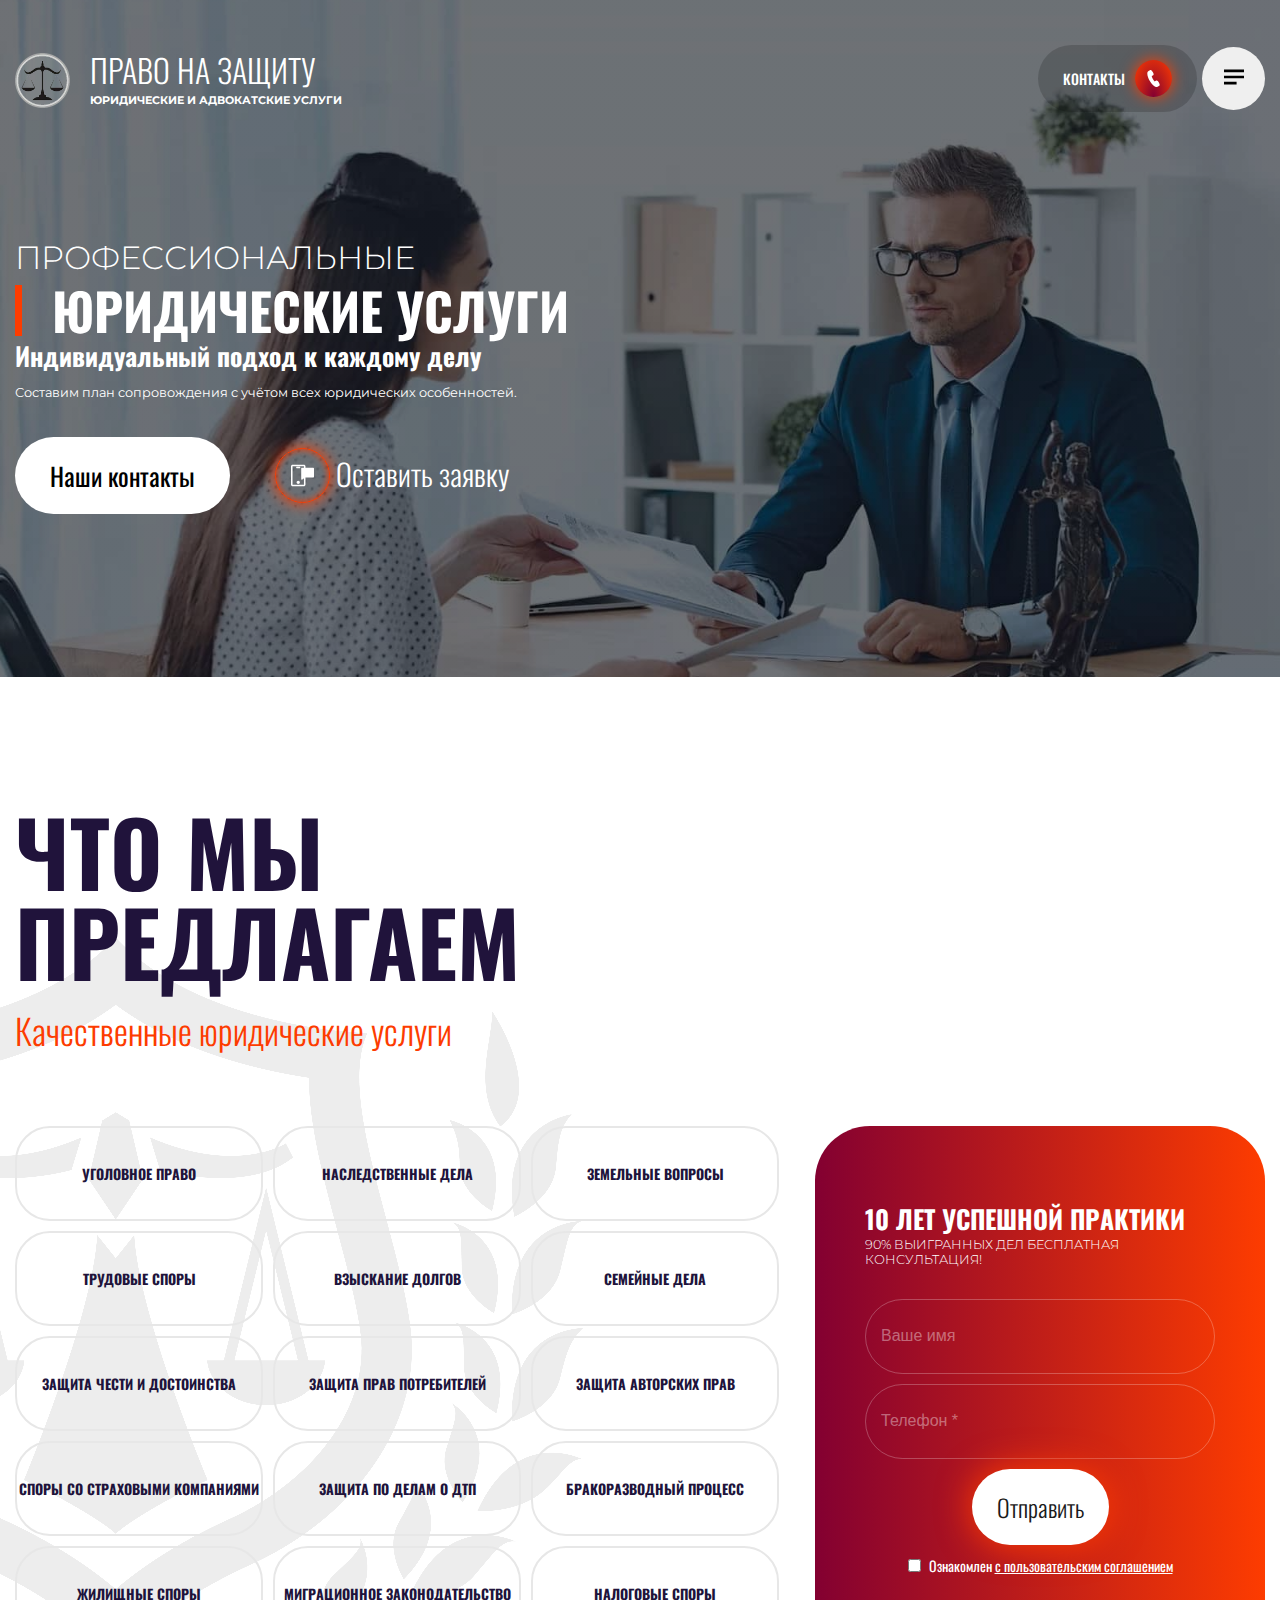
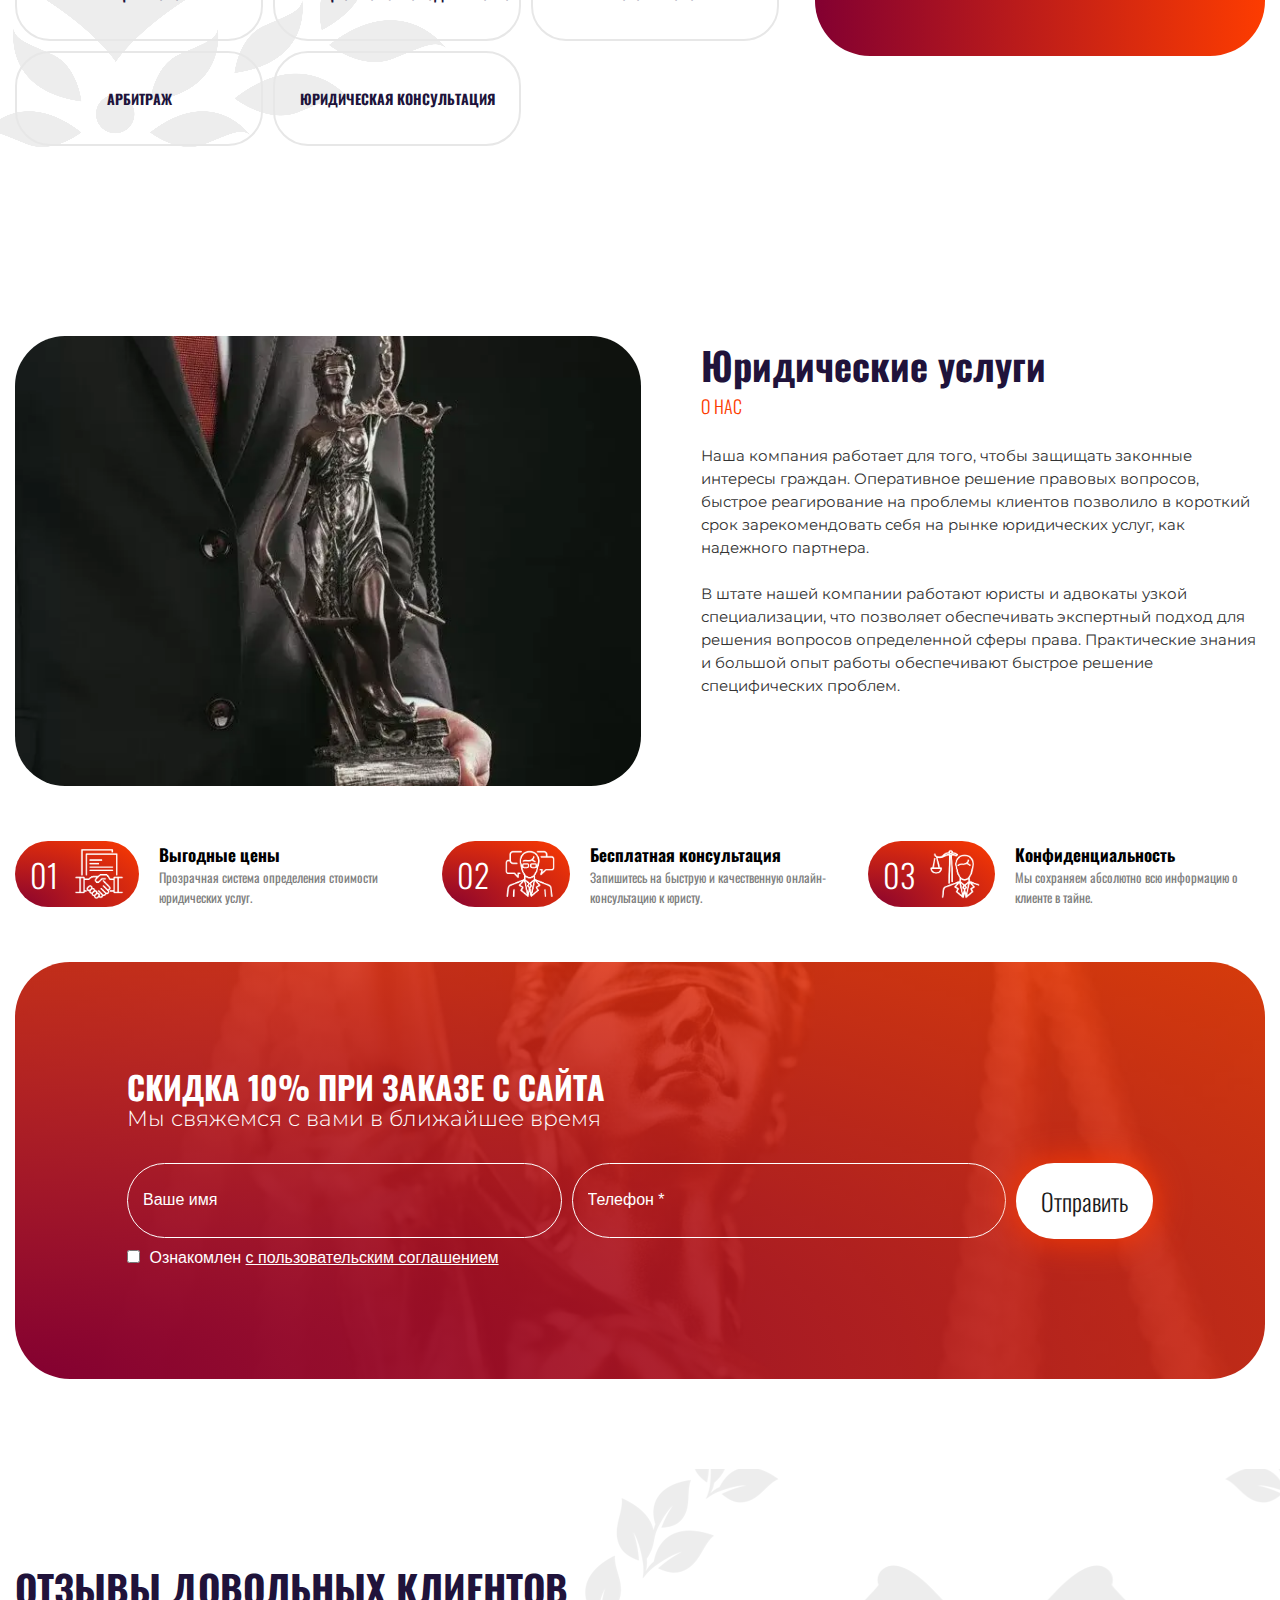
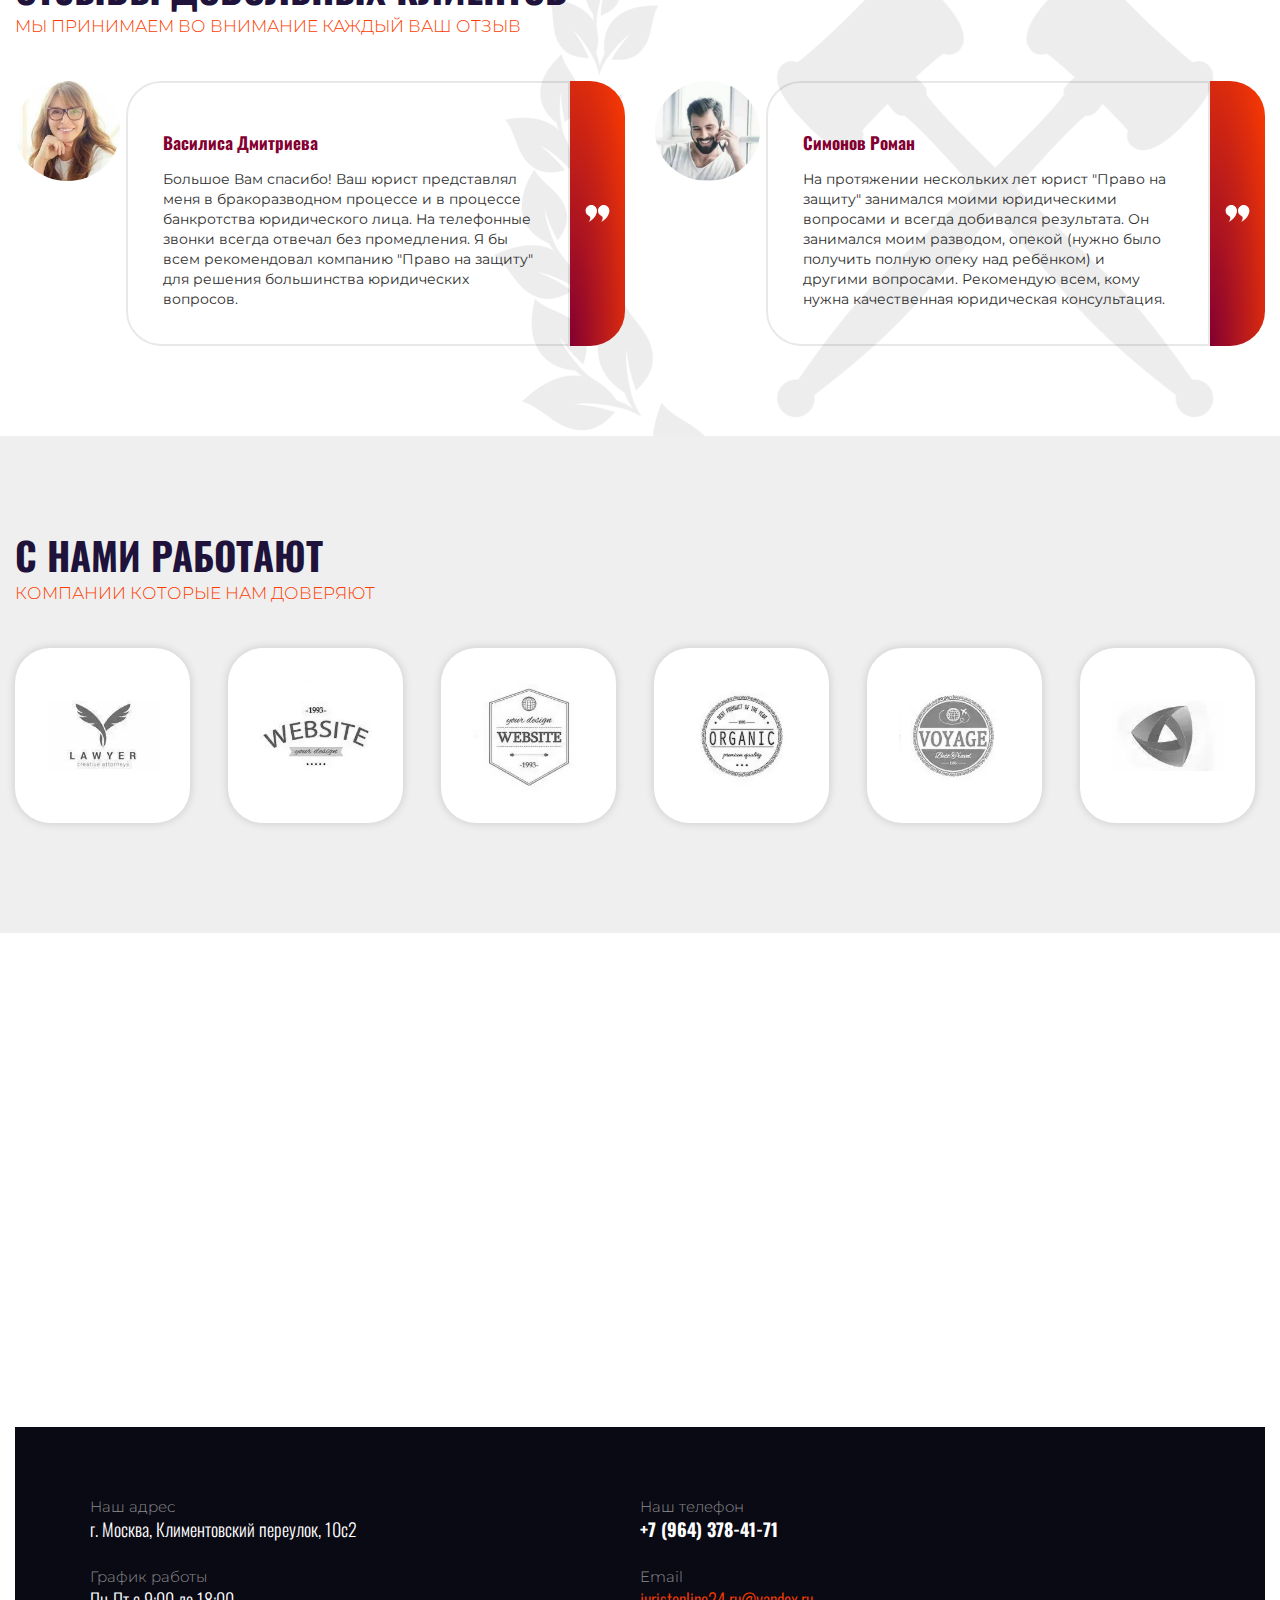
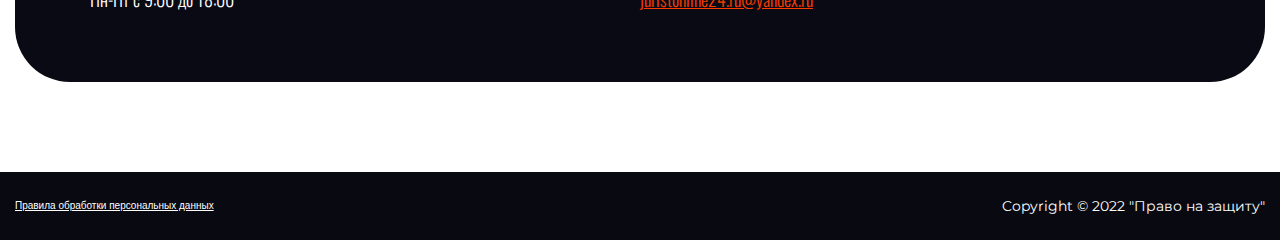
<file: index.html>
<!DOCTYPE html>
<html lang="ru">
<head>
    <meta charset="UTF-8">
    <meta http-equiv="X-UA-Compatible" content="IE=edge">
    <meta name="viewport" content="width=device-width, initial-scale=1.0">
    <link rel="stylesheet" href="style.min.css">
    <link rel="icon" type="image/x-icon" href="favicon.ico">
    <title>Адвокат</title>
    <!-- <meta name="description" content="Предлагаем качественные юридические услуги для физ. и юр. лиц. в Москве"> -->
    <!-- <title>Юридические услуги в Москве</title> -->
</head>
    <body>
        <div class="wrapper">
            <div class="wrapper-img">
                <header>
                    <div class="header container">
                        <div class="header__nav">
                            <a href="https://noisekov.github.io/lawyers/">
                                <div class="header__nav-block">
                                    <picture class="header__nav-logo">
                                        <source type="image/webp" width="55" height="55" alt="logo" srcset="img/logo.webp">
                                        <source type="image/img" width="55" height="55" alt="logo" srcset="img/logo.png">
                                        <img src="img/logo.png" alt="logo">
                                    </picture>
                                    <div class="header__nav-text">
                                        <p class="header__nav-title">
                                            Право на защиту 
                                        </p>
                                        <p class="header__nav-subtitle">
                                            Юридические и адвокатские услуги
                                        </p>
                                    </div>
                                </div>
                            </a>
                            <div class="header-nav__btn-close">
                                <svg class="header-nav__btn-close-position" xmlns="http://www.w3.org/2000/svg" fill="rgb(87, 87, 87)" width="20" height="20" viewBox="0 0 12000 12000" shape-rendering="geometricPrecision" text-rendering="geometricPrecision" image-rendering="optimizeQuality" fill-rule="evenodd" clip-rule="evenodd" data-prefix="i8an525to">
                                    <path d="M9403 1682L6025 5060 2618 1653c-272-272-718-272-991 0-272 272-272 718 0 991l3345 3345-3366 3366c-272 273-272 719 0 991 273 272 719 272 991 0l3407-3407 3378 3378c273 272 719 272 991 0 272-273 272-719 0-991L7057 6010l3337-3337c272-272 272-718 0-991-272-272-718-272-991 0z" class="path-ijhn6ng34"></path>
                                </svg>
                            </div>
                            <ul class="header__nav-burger-menu burger__list">
                                <li class="burger__item"><a class="burger__link" href="https://noisekov.github.io/lawyers/">Главная</a></li>
                                <li class="burger__item"><a class="burger__link" href="#">Вопрос-ответ</a></li>
                                <li>
                                    <button class="burger__item--btn" href="#">Услуги
                                        <span class="burger__item-down js-list-hidden"></span>
                                    </button>
                                    <ul class="burger-services__menu">
                                        <li class="burger-services__item">
                                            <a class="burger-services__link"  href="page/criminal-law.html">Уголовное право</a>
                                        </li>
                                        <li class="burger-services__item">
                                            <a class="burger-services__link" href="#">Наследственные дела</a>
                                        </li>
                                        <li class="burger-services__item">
                                            <a class="burger-services__link" href="#">Земельные вопросы</a>
                                        </li>
                                        <li class="burger-services__item">
                                            <a class="burger-services__link" href="#">Трудовые споры</a>
                                        </li>
                                        <li class="burger-services__item">
                                            <a class="burger-services__link" href="#">Взыскание долгов</a>
                                        </li>
                                        <li class="burger-services__item">
                                            <a class="burger-services__link" href="#">Семейные дела</a>
                                        </li>
                                        <li class="burger-services__item">
                                            <a class="burger-services__link" href="#">Защита чести и достоинства</a>
                                        </li>
                                        <li class="burger-services__item">
                                            <a class="burger-services__link" href="#">Защита прав потребителей</a>
                                        </li>
                                        <li class="burger-services__item">
                                            <a class="burger-services__link" href="#">Защита авторских прав</a>
                                        </li>
                                        <li class="burger-services__item">
                                            <a class="burger-services__link" href="#">Споры со страховыми компаниями</a>
                                        </li>
                                        <li class="burger-services__item">
                                            <a class="burger-services__link" href="#">Защита по делам о ДТП</a>
                                        </li>
                                        <li class="burger-services__item">
                                            <a class="burger-services__link" href="#">Бракоразводный процесс</a>
                                        </li>
                                        <li class="burger-services__item">
                                            <a class="burger-services__link" href="#">Жилищные споры</a></li>
                                        <li class="burger-services__item">
                                            <a class="burger-services__link" href="#">Миграционное законодательство</a></li>
                                        <li class="burger-services__item">
                                            <a class="burger-services__link" href="#">Налоговые споры</a></li>
                                        <li class="burger-services__item">
                                            <a class="burger-services__link" href="#">Арбитраж</a></li>
                                        <li class="burger-services__item">
                                            <a class="burger-services__link" href="#">Юридическая консультация</a></li>
                                    </ul>
                                </li>
                                <li class="burger__item"><a class="burger__link" href="#">Контакты</a></li>
                            </ul>
                            <div class="header__nav-contain">
                                <button type="button" class="header__nav-contacts">
                                    <span>Контакты</span> 
                                    <span class="contacts-tel">
                                        <svg rule="img" aria-label="Позвонить" fill="#ffffff" xmlns="http://www.w3.org/2000/svg" width="17" height="17" viewBox="0 0 64.01 87.89" shape-rendering="geometricPrecision" text-rendering="geometricPrecision" image-rendering="optimizeQuality" fill-rule="evenodd" clip-rule="evenodd" data-prefix="ivovl55er">
                                            <path d="M28.32 28.64c-1.67 1.04-3.78 2.11-5.29 2.8.07 3.65 2.44 9.54 5.63 15.07l.05.1c3.21 5.56 7.15 10.61 10.29 12.51 1.35-.96 3.34-2.26 5.08-3.19 1.55-.82 3.05-1.38 4.15-1.33 1.9-.18 3.89.78 5.79 2.45 2.26 2 4.53 5.12 6.31 8.41 1.79 3.3 3.13 6.81 3.54 9.6.35 2.3.07 4.25-1.03 5.51-.13.15-.29.27-.46.38l-9.37 5.41c-8.58 4.94-20.09-2.58-30.2-14.87-3.78-4.61-7.39-9.87-10.57-15.37-3.17-5.5-5.93-11.26-8.03-16.84-5.59-14.9-6.34-28.63 2.23-33.58L15.77.31c.18-.1.38-.18.6-.23 1.64-.33 3.47.4 5.29 1.86 2.21 1.75 4.58 4.66 6.54 7.85 1.95 3.19 3.51 6.71 4.11 9.68.5 2.49.34 4.68-.76 6.24-.51.98-1.74 2-3.23 2.93z" fill-rule="nonzero" class="path-iv7it6tbc"></path>
                                        </svg>
                                    </span>
                                    <div class="contacts__wrapper">
                                        <div class="contacts">
                                            <p>Звоните прямо сейчас:</p>
                                            <a class="contacts-phone" href="tel:89643784171">+7 (964) 378-41-71</a>
                                            <p>с 9:00 до 19:00 без выходных</p>
                                            <p>Россия, 115035, г. Москва, Климентовский переулок, 10с2</p>
                                            <a class="contacts-email" href="mailto:juristonline24.ru@yandex.ru">juristonline24.ru@yandex.ru</a>
                                        </div>
                                    </div>
                                </button>
                                <div class="header__nav-burger">
                                    <button class="header__nav-burger-btn" type="button" aria-label="burger">
                                        <svg xmlns="http://www.w3.org/2000/svg" width="20" height="20" viewBox="0 0 406.76 300.95" shape-rendering="geometricPrecision" text-rendering="geometricPrecision" image-rendering="optimizeQuality" fill-rule="evenodd" clip-rule="evenodd" data-prefix="i5712pxvv">
                                            <path d="M0 0h406.76v53.76H0V0zm0 247.2h256.07v53.75H0V247.2zm0-123.6h406.76v53.76H0V123.6z" class="path-is0il0b86"></path>
                                        </svg>
                                    </button>
                                </div>
                            </div>
                        </div>
                    </div>
                </header>
                <section class="container">
                    <div class="header__title">
                        <p class="header__prof">Профессиональные</p> 
                        <h1>Юридические услуги</h1>
                        <p class="header__individual">Индивидуальный подход к каждому делу</p> 
                        <p class="header__plan">Составим план сопровождения с учётом всех юридических особенностей.</p>
                        <div class="header__btn-block">
                            <button class="header__btn-block-contact button" type="button">Наши контакты</button>
                            <button class="header__btn-block-request" type="button">
                                <span area-label="icon">
                                    <svg xmlns="http://www.w3.org/2000/svg" fill="#ffffff" width="23" height="23" viewBox="0 0 126.95 119.95" shape-rendering="geometricPrecision" text-rendering="geometricPrecision" image-rendering="optimizeQuality" fill-rule="evenodd" clip-rule="evenodd" data-prefix="izj3tuzax">
                                        <path d="M76.39 110.48V68.32H74.9v42.16c0 .61-.12 1.19-.34 1.72a4.588 4.588 0 0 1-2.42 2.42c-.54.22-1.12.34-1.72.34H9.47c-.6 0-1.18-.12-1.72-.34a4.73 4.73 0 0 1-1.45-.97c-.41-.42-.74-.91-.97-1.46-.22-.53-.34-1.11-.34-1.71V9.47c0-.6.12-1.18.35-1.71.22-.55.55-1.05.96-1.46a4.561 4.561 0 0 1 3.17-1.31h60.95c.59 0 1.17.13 1.71.35.56.22 1.06.56 1.46.96l.01.02a4.459 4.459 0 0 1 1.3 3.15v9.56h1.49V9.47c0-.81-.16-1.57-.45-2.27a5.98 5.98 0 0 0-1.31-1.95c-.55-.55-1.21-1-1.95-1.31-.69-.28-1.46-.45-2.26-.45H9.47c-.81 0-1.57.17-2.27.45-.73.31-1.4.76-1.96 1.32-.54.55-.99 1.22-1.3 1.94-.29.7-.45 1.47-.45 2.27v101.01c0 .81.16 1.58.46 2.28.3.73.75 1.38 1.3 1.94.56.55 1.22 1 1.95 1.31.69.29 1.46.45 2.27.45h60.95c.81 0 1.58-.16 2.28-.45.72-.31 1.39-.76 1.94-1.31.55-.56 1-1.22 1.3-1.95.29-.69.45-1.46.45-2.27zm3.5-43.91v43.91c0 1.27-.26 2.49-.73 3.61a9.514 9.514 0 0 1-2.05 3.06c-.89.88-1.93 1.59-3.08 2.07-1.12.47-2.34.73-3.61.73H9.47c-1.27 0-2.49-.26-3.61-.73a9.514 9.514 0 0 1-3.06-2.05 9.602 9.602 0 0 1-2.07-3.08 9.311 9.311 0 0 1-.73-3.61V9.47c0-1.27.26-2.48.72-3.6.48-1.15 1.19-2.2 2.06-3.07.89-.88 1.93-1.59 3.09-2.07C6.98.26 8.2 0 9.47 0h60.95c1.27 0 2.49.26 3.6.73a9.45 9.45 0 0 1 3.07 2.05c.88.89 1.59 1.94 2.07 3.08.47 1.12.73 2.34.73 3.61v13.05h-8.48V9.47c0-.14-.02-.27-.07-.37-.05-.12-.12-.23-.21-.33-.1-.09-.21-.17-.32-.21a.937.937 0 0 0-.39-.07H9.47c-.15 0-.28.02-.4.07-.11.04-.22.12-.3.2-.09.09-.17.2-.22.32-.04.11-.07.24-.07.39v101.01c0 .16.03.29.07.39.05.12.12.22.21.31s.2.17.33.22c.11.05.24.07.38.07h60.95a.92.92 0 0 0 .68-.27l.02-.02c.09-.09.16-.2.22-.32.04-.11.07-.24.07-.38V64.83h8.48v1.74zm-1.75 0v43.91c0 2.11-.87 4.05-2.27 5.44a7.64 7.64 0 0 1-5.45 2.28H9.47c-2.12 0-4.04-.86-5.45-2.27a7.714 7.714 0 0 1-2.27-5.45V9.47c0-2.11.87-4.04 2.26-5.45 1.42-1.4 3.34-2.27 5.46-2.27h60.95c2.12 0 4.04.87 5.44 2.27 1.41 1.41 2.28 3.34 2.28 5.45v11.31h-4.98V9.47c0-.76-.31-1.44-.8-1.93-.5-.5-1.18-.8-1.94-.8H9.47a2.711 2.711 0 0 0-2.73 2.73v101.01a2.728 2.728 0 0 0 2.73 2.74h60.95c.76 0 1.44-.31 1.93-.8.5-.5.81-1.18.81-1.94V66.57h4.98zM61.29 79.13l11.55-11.81h49.87c.21 0 .4-.08.53-.22.13-.13.22-.32.22-.53V20.78c0-.21-.08-.4-.22-.53a.794.794 0 0 0-.53-.22H60.63c-.2 0-.39.09-.53.22-.13.14-.22.33-.22.53v57.96c0 .21.09.4.22.53.14.13.33.22.53.22.12 0 .23-.03.32-.07.1-.04.19-.11.25-.19l.09-.1zm13-8.32l-10.5 10.75c-.38.43-.85.78-1.37 1.02-.54.26-1.15.4-1.79.4-1.16 0-2.23-.47-2.99-1.24a4.233 4.233 0 0 1-1.25-3V20.78c0-1.17.48-2.23 1.25-3a4.26 4.26 0 0 1 2.99-1.24h62.08a4.25 4.25 0 0 1 4.24 4.24v45.79c0 1.18-.48 2.23-1.24 3-.77.77-1.83 1.24-3 1.24H74.29zM72 66.06L61.38 76.92V21.53h60.58v44.29l-49.43.01c-.12.01-.22.03-.3.06-.08.03-.15.08-.22.15l-.01.02zm1.57 3.01L62.54 80.35c-.46.54-1.14.89-1.91.89-1.37 0-2.49-1.13-2.49-2.5V20.78c0-1.37 1.12-2.49 2.49-2.49h62.08c1.37 0 2.49 1.12 2.49 2.49v45.79c0 1.38-1.12 2.5-2.49 2.5H73.57zm-10.44 3.57l7.62-7.8c.48-.5 1.13-.75 1.78-.75l47.68-.01v-40.8H63.13v49.36zm-31.1-55.88c.13.13.32.22.53.22h14.77c.21 0 .4-.09.53-.22.13-.14.22-.33.22-.53 0-.21-.09-.4-.22-.53a.756.756 0 0 0-.53-.22H32.56a.8.8 0 0 0-.54.22c-.13.14-.21.32-.21.53 0 .2.08.39.22.53zm.53 3.71c-1.17 0-2.23-.48-3-1.24a4.242 4.242 0 0 1-1.24-3c0-1.17.47-2.23 1.24-2.99.77-.77 1.83-1.25 3-1.25h14.77c1.16 0 2.22.48 2.99 1.24.77.77 1.25 1.83 1.25 3 0 1.16-.48 2.23-1.24 3-.78.76-1.84 1.24-3 1.24H32.56zm0-1.75c-1.38 0-2.5-1.12-2.5-2.49s1.12-2.49 2.5-2.49h14.77a2.49 2.49 0 0 1 0 4.98H32.56zm7.38 69.93c2.53 0 4.83 1.02 6.48 2.68a9.137 9.137 0 0 1 2.69 6.49c0 2.53-1.02 4.83-2.69 6.48a9.12 9.12 0 0 1-6.48 2.69c-2.53 0-4.82-1.03-6.48-2.69a9.12 9.12 0 0 1-2.69-6.48c0-2.53 1.03-4.82 2.69-6.49a9.129 9.129 0 0 1 6.48-2.68zm2.26 3.69c.74.31 1.4.75 1.94 1.29.53.53.97 1.19 1.28 1.92a5.93 5.93 0 0 1 0 4.53 5.99 5.99 0 0 1-3.21 3.22 5.93 5.93 0 0 1-4.53 0c-.73-.3-1.38-.75-1.92-1.29l-.02-.01c-.54-.54-.97-1.2-1.27-1.93a5.867 5.867 0 0 1 0-4.51c.3-.74.74-1.39 1.28-1.93.54-.55 1.2-.98 1.92-1.28.71-.3 1.48-.46 2.27-.46s1.56.16 2.26.45zm-2.26 1.3c-2.31 0-4.18 1.86-4.18 4.18 0 12.23 16.4-4.18 4.18-4.18z" fill-rule="nonzero" class="path-ie1dlfrw2"></path>
                                    </svg>
                                </span>
                                Оставить заявку
                            </button>
                        </div>
                    </div>
                </section>
            </div>
            <main>
                <section class="main">
                    <div class="container">
                        <div class="main__wrapper">
                            <div class="main__title-wrapper">
                                <h2 class="main__title">Что мы предлагаем</h2>
                            </div>
                            <p class="main__subtitle">Качественные юридические услуги</p>
                            <div class="main__block">
                                <div class="main__block-btn">
                                    <div class="main-btn__container">
                                        <a href="page/criminal-law.html" class="main-btn">Уголовное право</a>
                                    </div>
                                    <div class="main-btn__container">
                                        <a href="https://noisekov.github.io/lawyers/" class="main-btn">Наследственные дела</a>
                                    </div>
                                    <div class="main-btn__container">
                                        <a href="https://noisekov.github.io/lawyers/" class="main-btn">Земельные вопросы</a>
                                    </div>
                                    <div class="main-btn__container">
                                        <a href="https://noisekov.github.io/lawyers/" class="main-btn">Трудовые споры</a>
                                    </div>
                                    <div class="main-btn__container">
                                        <a href="https://noisekov.github.io/lawyers/" class="main-btn">Взыскание долгов</a>
                                    </div>
                                    <div class="main-btn__container">
                                        <a href="https://noisekov.github.io/lawyers/" class="main-btn">Семейные дела</a>
                                    </div>
                                    <div class="main-btn__container">
                                        <a href="https://noisekov.github.io/lawyers/" class="main-btn">Защита чести и достоинства</a>
                                    </div>
                                    <div class="main-btn__container">
                                        <a href="https://noisekov.github.io/lawyers/" class="main-btn">Защита прав потребителей</a>
                                    </div>
                                    <div class="main-btn__container">
                                        <a href="https://noisekov.github.io/lawyers/" class="main-btn">Защита авторских прав</a>
                                    </div>
                                    <div class="main-btn__container">
                                        <a href="https://noisekov.github.io/lawyers/" class="main-btn">Споры со страховыми компаниями</a>
                                    </div>
                                    <div class="main-btn__container">
                                        <a href="https://noisekov.github.io/lawyers/" class="main-btn">Защита по делам о дтп</a>
                                    </div>
                                    <div class="main-btn__container">
                                        <a href="https://noisekov.github.io/lawyers/" class="main-btn">Бракоразводный процесс</a>
                                    </div>
                                    <div class="main-btn__container">
                                        <a href="https://noisekov.github.io/lawyers/" class="main-btn">Жилищные споры</a>
                                    </div>
                                    <div class="main-btn__container">
                                        <a href="https://noisekov.github.io/lawyers/" class="main-btn">Миграционное законодательство</a>
                                    </div>
                                    <div class="main-btn__container">
                                        <a href="https://noisekov.github.io/lawyers/" class="main-btn">Налоговые споры</a>
                                    </div>
                                    <div class="main-btn__container">
                                        <a href="https://noisekov.github.io/lawyers/" class="main-btn">Арбитраж</a>
                                    </div>
                                    <div class="main-btn__container">
                                        <a href="https://noisekov.github.io/lawyers/" class="main-btn">Юридическая консультация</a>
                                    </div>
                                    </div>
                                <div class="main__block-form">
                                    <div class="main-form">
                                        <p class="main-form__title">10 ЛЕТ УСПЕШНОЙ ПРАКТИКИ</p>
                                        <p class="main-form__subtitle">90% ВЫИГРАННЫХ ДЕЛ БЕСПЛАТНАЯ КОНСУЛЬТАЦИЯ!</p>
                                        <form action="/" method="POST">
                                            <input class="main-form__name" type="text" placeholder="Ваше имя" required>
                                            <input class="main-form__tel tel" type="tel" placeholder="Телефон *" required>
                                            <button type="submit" value="Отправить">Отправить</button>
                                            <label for="main-form__checkbox" class="main-form__checkbox">
                                                <input id="main-form__checkbox" type="checkbox" required>
                                                    Ознакомлен 
                                                    <a href="https://noisekov.github.io/lawyers/" class="main-form__checkbox-link">с пользовательским соглашением</a>
                                            </label>
                                        </form>
                                    </div>
                                </div>
                            </div>
                        </div>
                    </div>
                </section>
                <section class="about-us">
                    <div class="container">
                        <div class="about-us__wrapper">
                            <div class="abous-us__block">
                                <div class="about-us__img">
                                    <picture>
                                        <source type="image/webp" width="534px" alt="Статуя" height="450px" srcset="img/statuette.webp">
                                        <source type="image/img" width="534px" alt="Статуя" height="450px" srcset="img/statuette.jpg">
                                        <img src="img/statuette.jpg" alt="Статуя">
                                      </picture>
                                </div>
                                <div class="abous-us__content">
                                    <h2 class="abouts-us__title">Юридические услуги</h2>
                                    <p class="abouts-us__subtitle">О нас</p>
                                    <p class="abouts-us__text">
                                        Наша компания работает для того, чтобы защищать законные интересы граждан. Оперативное решение правовых вопросов, быстрое реагирование на проблемы клиентов позволило в короткий срок зарекомендовать себя на рынке юридических услуг, как надежного партнера. 
                                        <br>
                                        <br>
                                        В штате нашей компании работают юристы и адвокаты узкой специализации, что позволяет обеспечивать экспертный подход для решения вопросов определенной сферы права. Практические знания и большой опыт работы обеспечивают быстрое решение специфических проблем.</p>
                                </div>
                            </div>
                            <div class="benifits">
                                <div class="benifits__block">
                                    <div class="benifits__img">
                                        <span>01</span>
                                        <img src="img/hands.png" width="50" height="50" alt="Договоренность">
                                    </div>
                                    <div class="benifits__content">
                                        <p class="benifits__title">
                                            Выгодные цены
                                        </p>
                                        <p class="benifits__subtitle">
                                            Прозрачная система определения стоимости юридических услуг.
                                        </p>
                                    </div>
                                </div>
                                <div class="benifits__block">
                                    <div class="benifits__img">
                                        <span>02</span>
                                        <img src="img/person.png" width="50" height="50" alt="Договоренность">
                                    </div>
                                    <div class="benifits__content">
                                        <p class="benifits__title">
                                            Бесплатная консультация
                                        </p>
                                        <p class="benifits__subtitle">
                                            Запишитесь на быструю и качественную онлайн-консультацию к юристу.
                                        </p>
                                    </div>
                                </div>
                                <div class="benifits__block">
                                    <div class="benifits__img">
                                        <span>03</span>
                                        <img src="img/security.png" width="50" height="50" alt="Договоренность">
                                    </div>
                                    <div class="benifits__content">
                                        <p class="benifits__title">
                                            Конфиденциальность
                                        </p>
                                        <p class="benifits__subtitle">
                                            Мы сохраняем абсолютно всю информацию о клиенте в тайне.
                                        </p>
                                    </div>
                                </div>
                            </div>
                            <div class="discont-form">
                                <p class="discont-form__title">СКИДКА 10% ПРИ ЗАКАЗЕ С САЙТА</p>
                                <p class="discont-form__subtitle">Мы свяжемся с вами в ближайшее время</p>
                                <form action="/" method="POST">
                                    <div class="discont-form__wrapper">
                                        <input class="discont-form__name" type="text" placeholder="Ваше имя" required>
                                        <input class="discont-form__phone tel" type="tel" placeholder="Телефон *" required>
                                        <button type="submit" value="Отправить">Отправить</button>
                                    </div>
                                    <label for="discont-form__checkbox" class="discont-form__checkbox">
                                        <input id="discont-form__checkbox" type="checkbox" required>
                                            Ознакомлен 
                                            <a href="https://noisekov.github.io/lawyers/" class="discont-form__checkbox-link">с пользовательским соглашением</a>
                                    </label>
                                </form>
                            </div>
                        </div>
                    </div>
                </section>
                <section class="review">
                    <div class=" container">
                        <div class="review__wrapper">
                            <h2 class="review__title block__title">Отзывы довольных клиентов</h2>
                            <p class="review__subtitle block__subtitle">Мы принимаем во внимание каждый Ваш отзыв</p>
                            <div class="review__body">
                                <div class="review__block">
                                    <picture class="review__img">
                                        <source type="image/webp" width="105" alt="Фото Василисы" height="100" srcset="img/review.webp">
                                        <source type="image/img" width="105" alt="Фото Василисы" height="100" srcset="img/review.jpg">
                                        <img src="img/review.jpg" alt="Фото Василисы">
                                      </picture>
                                    <div class="review__content">
                                        <div class="review__text">
                                            <p class="review__name">Василиса Дмитриева</p>
                                            <p class="review__message">
                                                Большое Вам спасибо! Ваш юрист представлял меня в бракоразводном процессе и в процессе банкротства юридического лица. 
                                                На телефонные звонки всегда отвечал без промедления. 
                                                Я бы всем рекомендовал компанию "Право на защиту" для решения большинства юридических вопросов.
                                            </p>
                                        </div>
                                    </div>
                                    <div class="review__content-wrapper">
                                        <svg xmlns="http://www.w3.org/2000/svg" fill="#ffffff" width="25" height="17" viewBox="0 0 135.68 97.05" shape-rendering="geometricPrecision" text-rendering="geometricPrecision" image-rendering="optimizeQuality" fill-rule="evenodd" clip-rule="evenodd" data-prefix="imzssx8mr">
                                            <path d="M103.21 0c17.93 0 32.46 14.53 32.46 32.45 0 0 .01.16.01.45.01 4.33-1.3 39.49-46.78 64.15 4.89-7.5 13.95-25.26 4.02-32.9-.23-.18-2.4-1.81-2.67-1.93-11.47-5.01-19.49-16.45-19.49-29.77C70.76 14.53 85.29 0 103.21 0zm32.45 32.92zm-.21 3.26zm-2.2 8.58zm-1.33 2.84zm-1.23 2.14c-.1.15-.2.31-.3.46.1-.15.2-.31.3-.46zm-.36.55zm-1.41 1.98c-.12.15-.23.29-.35.43.12-.14.23-.28.35-.43zm-.41.51zm-1.16 1.37c-.11.12-.22.25-.34.37.12-.12.23-.25.34-.37zm-.46.49zm-.44.47zm-1.28 1.24zm-.5.45c-.11.1-.23.2-.34.3.11-.1.23-.2.34-.3zm-.53.46zm-1.36 1.09c-.11.08-.22.16-.33.25.11-.09.22-.17.33-.25zm-.55.4l-.35.26.35-.26zm-.52.37c-.23.17-.47.32-.7.48.23-.16.47-.31.7-.48zm-.9.61l-.33.21.33-.21zm-1.2.73l-.34.2c.12-.06.23-.13.34-.2zm-.62.36l-.6.33.6-.33zm-.88.48zm-1.28.62c-.11.05-.23.11-.34.16.11-.05.23-.11.34-.16zm-1.56.68l-.39.15.39-.15zm.63-.27c-.12.06-.24.11-.37.16l.37-.16zM32.46 0c17.92 0 32.45 14.53 32.45 32.45 0 0 .01.16.01.45.01 4.33-1.3 39.49-46.78 64.15 4.89-7.5 13.95-25.26 4.02-32.9-.23-.18-2.39-1.81-2.67-1.93C8.02 57.21 0 45.77 0 32.45 0 14.53 14.53 0 32.46 0zM64.9 32.92zm-.2 3.26zm-2.21 8.58zm-1.33 2.84zm-1.23 2.14c-.1.15-.2.31-.3.46.1-.15.2-.31.3-.46zm-.36.55zm-1.41 1.98c-.11.15-.23.29-.34.43.11-.14.23-.28.34-.43zm-.4.51zm-1.17 1.37c-.11.12-.22.25-.34.37.12-.12.23-.25.34-.37zm-.45.49c-.12.13-.23.25-.35.37.12-.12.23-.24.35-.37zm-.45.47zm-1.28 1.24zm-.5.45c-.11.1-.23.2-.34.3.11-.1.23-.2.34-.3zm-.53.46zm-1.36 1.09c-.11.08-.22.16-.33.25.11-.09.22-.17.33-.25zm-.54.4c-.12.09-.24.17-.36.26.12-.09.24-.17.36-.26zm-.53.37c-.23.17-.46.32-.7.48.24-.16.47-.31.7-.48zm-.9.61l-.33.21.33-.21zm-1.19.73l-.35.2c.12-.06.23-.13.35-.2zm-.63.36l-.6.33.6-.33zm-.88.48c-.11.05-.22.11-.34.17.12-.06.23-.12.34-.17zm-1.28.62c-.11.05-.23.11-.34.16.11-.05.23-.11.34-.16zm-1.56.68l-.39.15.39-.15zm.64-.27c-.13.06-.25.11-.38.16l.38-.16z" class="path-ilo82btqs"></path>
                                        </svg>
                                    </div>
                                </div>
                                <div class="review__block">
                                    <picture class="review__img">
                                        <source type="image/webp" width="105" alt="Фото Романа" height="100" srcset="img/review-man.webp">
                                        <source type="image/img" width="105" alt="Фото Романа" height="100" srcset="img/review-man.jpg">
                                        <img src="img/review-man.jpg" alt="Фото Романа">
                                      </picture>
                                    <div class="review__content">
                                        <div class="review__text">
                                            <p class="review__name">Симонов Роман</p>
                                            <p class="review__message">
                                                На протяжении нескольких лет юрист "Право на защиту" занимался моими юридическими вопросами и всегда добивался результата. 
                                                Он занимался моим разводом, опекой (нужно было получить полную опеку над ребёнком) и другими вопросами. 
                                                Рекомендую всем, кому нужна качественная юридическая консультация.
                                            </p>
                                        </div>
                                    </div>
                                    <div class="review__content-wrapper">
                                        <svg xmlns="http://www.w3.org/2000/svg" fill="#ffffff" width="25" height="17" viewBox="0 0 135.68 97.05" shape-rendering="geometricPrecision" text-rendering="geometricPrecision" image-rendering="optimizeQuality" fill-rule="evenodd" clip-rule="evenodd" data-prefix="imzssx8mr">
                                            <path d="M103.21 0c17.93 0 32.46 14.53 32.46 32.45 0 0 .01.16.01.45.01 4.33-1.3 39.49-46.78 64.15 4.89-7.5 13.95-25.26 4.02-32.9-.23-.18-2.4-1.81-2.67-1.93-11.47-5.01-19.49-16.45-19.49-29.77C70.76 14.53 85.29 0 103.21 0zm32.45 32.92zm-.21 3.26zm-2.2 8.58zm-1.33 2.84zm-1.23 2.14c-.1.15-.2.31-.3.46.1-.15.2-.31.3-.46zm-.36.55zm-1.41 1.98c-.12.15-.23.29-.35.43.12-.14.23-.28.35-.43zm-.41.51zm-1.16 1.37c-.11.12-.22.25-.34.37.12-.12.23-.25.34-.37zm-.46.49zm-.44.47zm-1.28 1.24zm-.5.45c-.11.1-.23.2-.34.3.11-.1.23-.2.34-.3zm-.53.46zm-1.36 1.09c-.11.08-.22.16-.33.25.11-.09.22-.17.33-.25zm-.55.4l-.35.26.35-.26zm-.52.37c-.23.17-.47.32-.7.48.23-.16.47-.31.7-.48zm-.9.61l-.33.21.33-.21zm-1.2.73l-.34.2c.12-.06.23-.13.34-.2zm-.62.36l-.6.33.6-.33zm-.88.48zm-1.28.62c-.11.05-.23.11-.34.16.11-.05.23-.11.34-.16zm-1.56.68l-.39.15.39-.15zm.63-.27c-.12.06-.24.11-.37.16l.37-.16zM32.46 0c17.92 0 32.45 14.53 32.45 32.45 0 0 .01.16.01.45.01 4.33-1.3 39.49-46.78 64.15 4.89-7.5 13.95-25.26 4.02-32.9-.23-.18-2.39-1.81-2.67-1.93C8.02 57.21 0 45.77 0 32.45 0 14.53 14.53 0 32.46 0zM64.9 32.92zm-.2 3.26zm-2.21 8.58zm-1.33 2.84zm-1.23 2.14c-.1.15-.2.31-.3.46.1-.15.2-.31.3-.46zm-.36.55zm-1.41 1.98c-.11.15-.23.29-.34.43.11-.14.23-.28.34-.43zm-.4.51zm-1.17 1.37c-.11.12-.22.25-.34.37.12-.12.23-.25.34-.37zm-.45.49c-.12.13-.23.25-.35.37.12-.12.23-.24.35-.37zm-.45.47zm-1.28 1.24zm-.5.45c-.11.1-.23.2-.34.3.11-.1.23-.2.34-.3zm-.53.46zm-1.36 1.09c-.11.08-.22.16-.33.25.11-.09.22-.17.33-.25zm-.54.4c-.12.09-.24.17-.36.26.12-.09.24-.17.36-.26zm-.53.37c-.23.17-.46.32-.7.48.24-.16.47-.31.7-.48zm-.9.61l-.33.21.33-.21zm-1.19.73l-.35.2c.12-.06.23-.13.35-.2zm-.63.36l-.6.33.6-.33zm-.88.48c-.11.05-.22.11-.34.17.12-.06.23-.12.34-.17zm-1.28.62c-.11.05-.23.11-.34.16.11-.05.23-.11.34-.16zm-1.56.68l-.39.15.39-.15zm.64-.27c-.13.06-.25.11-.38.16l.38-.16z" class="path-ilo82btqs"></path>
                                        </svg>
                                    </div>
                                </div>
                            </div>
                        </div>
                    </div>
                </section>
                <section class="work-us">
                    <div class="container">
                        <div class="work-us__wrapper">
                            <h2 class="work-us__title block__title">С нами работают</h2>
                            <p class="work-us__subtitle block__subtitle">Компании которые нам доверяют</p>
                            <div class="work-us__body">
                                <picture class="work-us__content-box">
                                    <source type="image/webp" width="112" alt="логотип компании" height="115" srcset="img/works-us-1.webp">
                                    <source type="image/img" width="112" alt="логотип компании" height="115" srcset="img/works-us-1.jpg">
                                    <img src="img/works-us-1.jpg" alt="логотип компании">
                                </picture>
                                <picture class="work-us__content-box">
                                    <source type="image/webp" width="112" alt="логотип компании" height="115" srcset="img/works-us-2.webp">
                                    <source type="image/img" width="112" alt="логотип компании" height="115" srcset="img/works-us-2.png">
                                    <img src="img/works-us-2.png" alt="логотип компании">
                                </picture>
                                <picture class="work-us__content-box">
                                    <source type="image/webp" width="112" alt="логотип компании" height="115" srcset="img/works-us-3.webp">
                                    <source type="image/img" width="112" alt="логотип компании" height="115" srcset="img/works-us-3.png">
                                    <img src="img/works-us-3.png" alt="логотип компании">
                                </picture>
                                <picture class="work-us__content-box">
                                    <source type="image/webp" width="112" alt="логотип компании" height="115" srcset="img/works-us-4.webp">
                                    <source type="image/img" width="112" alt="логотип компании" height="115" srcset="img/works-us-4.png">
                                    <img src="img/works-us-4.png" alt="логотип компании">
                                </picture>
                                <picture class="work-us__content-box">
                                    <source type="image/webp" width="112" height="115" alt="логотип компании" srcset="img/works-us-5.webp">
                                    <source type="image/img" width="112" height="115" alt="логотип компании" srcset="img/works-us-5.png">
                                    <img src="img/works-us-5.png" alt="логотип компании">
                                </picture>
                                <picture class="work-us__content-box">
                                    <source type="image/webp" width="112" alt="логотип компании"  height="115" srcset="img/works-us-6.webp">
                                    <source type="image/img" width="112" alt="логотип компании" height="115" srcset="img/works-us-6.jpg">
                                    <img src="img/works-us-6.jpg" alt="логотип компании" >
                                </picture>
                            </div>
                        </div>
                    </div>
                </section>
                <section class="navigation">
                    <div class="container">
                        <div class="navigation__wrapper">
                            <div class="navigation-map">
                                <iframe src="https://yandex.ru/map-widget/v1/?um=constructor%3Aa3526df4d39f6f6cd5d81c8b6cf1877cef72ee163253a440d3fe3db830ccdf4b&amp;source=constructor" width="100%" height="400" title="map" frameborder="0"></iframe>
                            </div>
                            <div class="navigation-footer">
                                <div class="navigation-footer__block">
                                    <p>Наш адрес</p>
                                    <span>г. Москва, Климентовский переулок, 10с2</span>
                                    <p>График работы</p>
                                    <span>Пн-Пт с 9:00 до 18:00</span>
                                </div>
                                <div class="navigation-footer__block">
                                    <p>Наш телефон</p>
                                    <a class="navigation-footer__number" href="tel:89643784171">+7 (964) 378-41-71</a>
                                    <p>Email</p>
                                    <a class="navigation-footer__email" href="mailto:juristonline24.ru@yandex.ru">juristonline24.ru@yandex.ru</a>
                                </div>
                            </div>
                        </div>
                    </div>
                </section>
            </main>
            <footer>
                <div class="container">
                    <div class="footer ">
                        <a href="https://noisekov.github.io/lawyers/">Правила обработки персональных данных</a>
                        <span>Copyright © 2022 "Право на защиту"</span>
                    </div>
                </div>
            </footer>
            <button class="btn-scroll hidden" id="js-scroll-btn">
                <svg xmlns="http://www.w3.org/2000/svg" fill="#ffffff" width="22" height="22" viewBox="0 0 1166.74 712.32" shape-rendering="geometricPrecision" text-rendering="geometricPrecision" image-rendering="optimizeQuality" fill-rule="evenodd" clip-rule="evenodd" data-prefix="i1iex57oi">
                    <path d="M665.35 29.08c-1.53-1.26-3.15-2.36-4.72-3.53-1.78-1.33-3.51-2.7-5.36-3.94-1.87-1.26-3.81-2.34-5.73-3.48-1.68-1-3.31-2.05-5.03-2.97-1.95-1.05-3.96-1.93-5.95-2.87-1.81-.85-3.59-1.75-5.44-2.52-1.93-.81-3.91-1.45-5.87-2.16-1.99-.71-3.95-1.47-5.98-2.08-1.96-.6-3.95-1.03-5.93-1.53-2.08-.52-4.14-1.11-6.26-1.53-2.28-.45-4.57-.72-6.86-1.05-1.86-.26-3.68-.61-5.56-.8-8.42-.83-16.9-.83-25.33 0-1.94.19-3.83.56-5.74.83-2.23.33-4.45.58-6.66 1.02-2.2.44-4.34 1.04-6.5 1.59-1.9.47-3.8.89-5.67 1.45-2.13.64-4.18 1.44-6.27 2.19-1.86.68-3.75 1.29-5.58 2.05-1.96.81-3.84 1.76-5.75 2.67-1.88.89-3.79 1.72-5.63 2.71-1.85.99-3.62 2.12-5.41 3.2-1.8 1.08-3.62 2.09-5.36 3.25-2.02 1.35-3.93 2.85-5.86 4.32-1.41 1.05-2.86 2.03-4.23 3.15-3.51 2.88-6.86 5.97-10.05 9.2-.2.2-.42.37-.62.57L37.6 493.22c-50.13 50.12-50.13 131.39 0 181.51 50.11 50.12 131.38 50.12 181.5-.01l364.27-358.43 364.28 357.19c50.12 50.12 131.38 50.12 181.5 0 25.07-25.07 37.59-57.91 37.59-90.76 0-32.84-12.53-65.69-37.59-90.75l-454.4-454.4c-.11-.1-.23-.19-.33-.29a125.86 125.86 0 0 0-9.07-8.2z" fill-rule="nonzero" class="path-ie8chogv5"></path>
                </svg>
            </button>
            <div class="modal">
                <div class="modal__wrapper">
                    <div class="modal__body">
                        <span class="modal__btn-close">
                            <svg xmlns="http://www.w3.org/2000/svg" width="20" height="20" viewBox="0 0 12000 12000" shape-rendering="geometricPrecision" text-rendering="geometricPrecision" image-rendering="optimizeQuality" fill-rule="evenodd" clip-rule="evenodd" data-prefix="iob5jl4mc">
                                <path d="M9403 1682L6025 5060 2618 1653c-272-272-718-272-991 0-272 272-272 718 0 991l3345 3345-3366 3366c-272 273-272 719 0 991 273 272 719 272 991 0l3407-3407 3378 3378c273 272 719 272 991 0 272-273 272-719 0-991L7057 6010l3337-3337c272-272 272-718 0-991-272-272-718-272-991 0z" class="path-i7sbp0a8b"></path>
                            </svg>
                        </span>
                        <p class="modal__title">Оставить заявку</p>
                        <form class="modal__form" action="#" method="post">
                            <input class="modal__name" type="text" placeholder="Ваше имя" required>
                            <input class="modal__phone tel" type="tel" placeholder="Телефон *" required>
                            <textarea class="modal__area" name="area" cols="30" rows="5" placeholder="Область ввода"></textarea> 
                            <label for="allow">
                                <input type="checkbox" id="allow" required>
                                Ознакомлен <a href="#">с пользовательским соглашением</a>
                            </label>    
                            <button class="modal__btn button" type="submit" value="Отправить">Отправить</button>           
                        </form>
                    </div>
                </div>
            </div>
            <div class="burger-overlay"></div>
        </div>
        <script src="main.js"></script>
    </body>
</html>
</file>
<file: style.min.css>
.header,.header-other{font-family:Oswald;color:#fff}.header__nav-burger-btn:hover,.header__nav-contacts:hover{background-color:rgba(0,0,0,.35)}.burger-services__item,.burger__item{border-bottom:1px solid rgba(0,0,0,.1)}.header-nav__btn-close,.header__nav-burger-menu,.modal{opacity:0;visibility:hidden}.abouts-us__subtitle,.block__subtitle,.block__title,.header__nav-contacts span,.header__nav-subtitle,.header__nav-title,.header__prof,.header__title h1,.main-btn,.main__title,.modal__title{text-transform:uppercase}.breadcrumbs__link,.contacts :last-child,.footer a,.main-form__checkbox-link,.modal__form a,.navigation-footer__email{text-decoration:underline}@font-face{font-family:Oswald;src:url('fonts/Oswald-Medium.woff');src:local('☺'),url('fonts/Oswald-Medium.woff') format('woff'),url('fonts/Oswald-Medium.ttf') format('truetype');font-weight:500;font-display:swap;font-style:normal}@font-face{font-family:Oswald;src:url('fonts/Oswald-Regular.woff');src:local('☺'),url('fonts/Oswald-Regular.woff') format('woff'),url('fonts/Oswald-Regular.ttf') format('truetype');font-display:swap;font-weight:400;font-style:normal}@font-face{font-family:Oswald;src:url('fonts/Oswald-Bold.woff');src:local('☺'),url('fonts/Oswald-Bold.woff') format('woff'),url('fonts/Oswald-Bold.ttf') format('truetype');font-display:swap;font-weight:700;font-style:normal}@font-face{font-family:Oswald;src:url('fonts/Oswald-Light.woff');src:local('☺'),url('fonts/Oswald-Light.woff') format('woff'),url('fonts/Oswald-Light.ttf') format('truetype');font-display:swap;font-weight:300;font-style:normal}@font-face{font-family:Montserrat;src:url('fonts/Montserrat-Medium.woff');src:local('☺'),url('fonts/Montserrat-Medium.woff') format('woff'),url('fonts/Montserrat-Medium.ttf') format('truetype');font-display:swap;font-weight:500;font-style:normal}@font-face{font-family:Montserrat;src:url('fonts/Montserrat-Regular.woff');src:local('☺'),url('fonts/Montserrat-Regular.woff') format('woff'),url('fonts/Montserrat-Regular.ttf') format('truetype');font-display:swap;font-weight:400;font-style:normal}@font-face{font-family:Montserrat;src:url('fonts/Montserrat-Light.woff');src:local('☺'),url('fonts/Montserrat-Light.woff') format('woff'),url('fonts/Montserrat-Light.ttf') format('truetype');font-display:swap;font-weight:300;font-style:normal}@font-face{font-family:Montserrat;src:url('fonts/Montserrat-SemiBold.woff');src:local('☺'),url('fonts/Montserrat-SemiBold.woff') format('woff'),url('fonts/Montserrat-SemiBold.ttf') format('truetype');font-display:swap;font-weight:600;font-style:normal}@font-face{font-family:Montserrat;src:url('fonts/Montserrat-Bold.woff');src:local('☺'),url('fonts/Montserrat-Bold.woff') format('woff'),url('fonts/Montserrat-Bold.ttf') format('truetype');font-display:swap;font-weight:700;font-style:normal}*{padding:0;margin:0;border:0}*,:after,:before{-webkit-box-sizing:border-box;box-sizing:border-box}.wrapper{display:-webkit-box;display:-ms-flexbox;display:flex;-webkit-box-orient:vertical;-webkit-box-direction:normal;-ms-flex-direction:column;flex-direction:column;min-height:100%}.container{max-width:1380px;margin:0 auto;padding:0 15px;}button{cursor:pointer}input[type=submit]{-webkit-appearance:none;-moz-appearance:none;appearance:none}textarea{resize:none}img{vertical-align:top}body,html{font-family:Oswald,Montserrat,Arial,Helvetica,sans-serif;font-size:14px;scroll-behavior:smooth}li,ul{list-style:none}a{text-decoration:none}.body-no-scroll{overflow-y:hidden}body{overflow-x: hidden;}.header{margin-bottom:130px}.header-other,.navigation-footer__block span:last-child{margin-bottom:0}.header__nav,.main__block{display:-webkit-box;display:-ms-flexbox;display:flex;-webkit-box-pack:justify;-ms-flex-pack:justify;justify-content:space-between}.header__nav-block{display:-webkit-box;display:-ms-flexbox;display:flex;-webkit-box-align:center;-ms-flex-align:center;align-items:center}.header__nav-contain,.header__nav-text{display:-webkit-box;display:-ms-flexbox}.discont-form form,.header__nav-text,.main-form,.review__text{-ms-flex-direction:column;-webkit-box-orient:vertical;-webkit-box-direction:normal}.header__nav-logo{padding-top:8px;margin-right:20px;z-index:1}.header__nav-text{display:flex;flex-direction:column;-webkit-box-pack:justify;-ms-flex-pack:justify;justify-content:space-between;z-index:1}.header__nav-title{font-size:32px;color:#fff;font-weight:300}.header__nav-subtitle{font-size:11px;font-family:Montserrat;font-weight:700;color:#fff}.header__nav-contain{display:flex;-webkit-box-align:center;-ms-flex-align:center;align-items:center;z-index:5}.contacts-tel,.header__nav-contacts{display:-webkit-box;display:-ms-flexbox}.header__nav-contacts{position:relative;font-family:Oswald;padding:15px 25px;display:flex;font-weight:500;color:#fff;background-color:rgba(0,0,0,.17);font-size:19px;border-radius:55px;-webkit-box-align:center;-ms-flex-align:center;align-items:center;z-index:1}.btn-scroll.hidden,.burger-services__menu.hidden,.contacts{display:none}.header__nav-contacts:hover .contacts{display:block}.header__nav-contacts span:first-child{margin-right:10px;font-size:14px}.contacts__wrapper{position:absolute;padding:25px 0 0;top:55px;right:0;cursor:default}.contacts{font-family:Montserrat;font-size:13px;border-radius:35px;text-align:end;padding:25px;width:255px;background-color:#830031}.contacts :nth-child(3){font-size:12px;margin-bottom:14px}.contacts :nth-child(4){margin-bottom:15px}.contacts-tel{display:flex;-webkit-box-pack:center;-ms-flex-pack:center;justify-content:center;-webkit-box-align:center;-ms-flex-align:center;align-items:center;width:37px;height:37px;background-image:-o-radial-gradient(at center bottom,#830031 0,#fd3c00 100%);background-image:radial-gradient(at center bottom,#830031 0,#fd3c00 100%);border-radius:50%;-webkit-box-shadow:0 0 15px 0 #fd3c00;box-shadow:0 0 15px 0 #fd3c00}.contacts-phone{font-family:Oswald;font-size:18px;font-weight:700;color:#fff}.contacts-email{color:#fff}.header__nav-burger{display:-webkit-box;display:-ms-flexbox;display:flex;-webkit-box-align:center;-ms-flex-align:center;align-items:center;-webkit-box-pack:center;-ms-flex-pack:center;justify-content:center;margin-left:5px;z-index:1}.header__nav-burger-btn{width:63px;height:63px;border-radius:50%}.header__nav-burger-btn:hover{fill:#ffffff;-webkit-transition:.3s;-o-transition:.3s;transition:.3s}.header-nav__btn-close{z-index:10;position:absolute;top:5px;left:-265px;width:55px;height:55px;background-color:#eee;border-radius:0 55px 55px 0;cursor:pointer;-webkit-transition:.8s;-o-transition:.8s;transition:.8s}.header-nav__btn-close.active{visibility:visible;opacity:1;left:265px;-webkit-transition:.8s;-o-transition:.8s;transition:.8s}.header-nav__btn-close-position{position:relative;top:17px;left:18px}.burger-overlay.active{position:fixed;top:0;left:0;width:100%;height:100%;background-color:rgba(0,0,0,.6);z-index:7;-webkit-transition:.5s;-o-transition:.5s;transition:.5s}.header__nav-burger-menu{display:block;position:absolute;top:0;left:-300px;width:265px;background-color:#fff;height:100vh;padding:25px;overflow-y:auto;-webkit-box-shadow:0 0 15px 0 rgba(0,0,0,.5);box-shadow:0 0 15px 0 rgba(0,0,0,.5);-webkit-transition:.8s;-o-transition:.8s;transition:.8s;z-index:8}.burger__item--btn,.burger__link{display:-webkit-box;display:-ms-flexbox}.burger-services__link,.burger__item--btn,.burger__link{width:100%;color:#000;font-size:15px}.header__nav-burger-menu.active{visibility:visible;opacity:1;left:0;-webkit-transition:.8s;-o-transition:.8s;transition:.8s}.burger__item--btn:hover,.burger__item:hover{-webkit-transition:.5s;-o-transition:.5s;color:#fff;border-radius:25px}.header__nav-burger-menu::-webkit-scrollbar{width:5px}.header__nav-burger-menu::-webkit-scrollbar-track{background:rgba(255,255,255,.9)}.header__nav-burger-menu::-webkit-scrollbar-thumb{background:#333}.burger__item{height:50px;padding-left:10px}.burger__item:last-child{border-bottom:none;border-top:1px solid rgba(0,0,0,.1)}.burger__item:hover{background-image:-webkit-gradient(linear,left top,right top,from(#830031),to(#fd3c00));background-image:-o-linear-gradient(left,#830031 0,#fd3c00 100%);background-image:linear-gradient(to right,#830031 0,#fd3c00 100%);transition:.5s}.burger__link{display:flex;-webkit-box-align:center;-ms-flex-align:center;align-items:center;height:100%}.burger__link:hover{color:#fff}.burger__item--btn{display:flex;-webkit-box-pack:justify;-ms-flex-pack:justify;justify-content:space-between;-webkit-box-align:center;-ms-flex-align:center;align-items:center;text-align:start;background:inherit;padding:10px 0 10px 10px;font-family:Oswald,sans-serif}.burger-services__link,.main__block-btn{display:-webkit-box;display:-ms-flexbox}.burger__item--btn:hover{background-image:-webkit-gradient(linear,left top,right top,from(#830031),to(#fd3c00));background-image:-o-linear-gradient(left,#830031 0,#fd3c00 100%);background-image:linear-gradient(to right,#830031 0,#fd3c00 100%);transition:.5s}.burger-services__item:hover,.modal{-webkit-transition:.5s;-o-transition:.5s}.burger-services__menu{background-color:#eee;border-radius:25px;padding:5px}.burger-services__item{height:34px;font-weight:300}.burger-services__item:last-child{border-bottom:none}.burger-services__item:hover{background-color:#830031;color:#fff;transition:.5s;border-radius:25px}.burger-services__link{display:flex;-webkit-box-align:center;-ms-flex-align:center;align-items:center;height:100%;padding-left:10px}.burger-services__link:hover{color:#fff}.wrapper-img,.wrapper-img-other{background:url(img/main-img.jpg) 0/cover no-repeat;width:100%;position:relative}.wrapper-img{padding:45px 0 158px}.wrapper-img::after{content:"";width:100%;height:100%;background-image:-webkit-gradient(linear,left top,left bottom,from(rgba(5,10,17,.58)),to(rgba(5,10,17,.58))),none,none;background-image:-o-linear-gradient(rgba(5,10,17,.58) 0,rgba(5,10,17,.58) 100%),none,none;background-image:linear-gradient(rgba(5,10,17,.58) 0,rgba(5,10,17,.58) 100%),none,none;position:absolute;top:0;left:0}.wrapper-img-other{padding:45px 0}.wrapper-img-other::after{content:"";width:100%;height:100%;background-image:-webkit-gradient(linear,left top,left bottom,from(rgba(5,10,17,.72)),to(rgba(5,10,17,.72))),none,none;background-image:-o-linear-gradient(rgba(5,10,17,.72) 0,rgba(5,10,17,.72) 100%),none,none;background-image:linear-gradient(rgba(5,10,17,.72) 0,rgba(5,10,17,.72) 100%),none,none;position:absolute;top:0;left:0}.header__title{color:#fff;font-family:Montserrat,sans-serif;position:relative;z-index:1;-webkit-user-select:none;-moz-user-select:none;-ms-user-select:none;user-select:none}.header__title .container{margin:0}.header__prof{font-size:2.5vw;line-height:2.5vw;font-weight:200;margin-bottom:11px}.header__individual,.header__title h1{font-weight:700;font-family:Oswald,sans-serif}.header__title h1{font-size:4vw;line-height:4vw;border-left:7px solid #fd3c00;padding-left:30px}.header__individual{font-size:2vw;line-height:normal;margin-bottom:11px}.header__plan{font-size:1vw;line-height:normal;margin-bottom:32px}.button{padding:20px 35px;border-radius:55px}.header__btn-block-contact{background-color:#fff;font-size:25px;font-family:Oswald,sans-serif;-webkit-perspective:500px}.header__btn-block-request{color:#fff;background-color:inherit;font-size:30px;font-weight:300;font-family:Oswald,sans-serif;padding:15px 20px;border-radius:55px;margin-left:20px;border:1px solid transparent}.header__btn-block-contact:hover{-webkit-transform:scale(1.05);-ms-transform:scale(1.05);transform:scale(1.05);background-image:-o-radial-gradient(at center bottom,#830031 0,#fd3c00 100%);background-image:radial-gradient(at center bottom,#830031 0,#fd3c00 100%);color:#fff;-webkit-transition:.7s;-o-transition:.7s;transition:.7s}.header__btn-block-request:hover,.modal__btn:hover{-webkit-transform:scale(1.1);-ms-transform:scale(1.1)}.header__btn-block-request:hover{border:1px solid #fff;transform:scale(1.1)}.header__btn-block-request span{display:-webkit-inline-box;display:-ms-inline-flexbox;display:inline-flex;-webkit-box-pack:center;-ms-flex-pack:center;justify-content:center;-webkit-box-align:center;-ms-flex-align:center;align-items:center;height:55px;width:55px;border:1px solid #fd3c00;border-radius:50%;-webkit-box-shadow:0 0 15px 0 #fd3c00,inset 0 0 7px 0 #fd3c00;box-shadow:0 0 15px 0 #fd3c00,inset 0 0 7px 0 #fd3c00}.main{background-color:rgba(238,238,238,0);background-image:url(img/scales.png);background-repeat:no-repeat;background-position:left calc(-524px + 50%) top calc(81px + 50%);background-size:auto;background-attachment:scroll}.about-us,.discont-form{background-repeat:no-repeat,no-repeat;background-position:left 0 top 0,center center;background-size:auto,cover}.main__wrapper{padding:129px 0 90px}.main__title{font-size:7vw;font-weight:700;color:#20133b;line-height:7vw}.main__title-wrapper{max-width:600px}.main__subtitle{font-size:35px;line-height:90px;font-weight:200;color:#fd3c00;margin-bottom:51px}.main__block-btn{display:flex;-ms-flex-wrap:wrap;flex-wrap:wrap;-ms-flex-line-pack:start;align-content:flex-start;-webkit-box-flex:1;-ms-flex:1 1 33%;flex:1 1 33%}.main-btn{display:-webkit-box;display:-ms-flexbox;display:flex;-webkit-box-align:center;-ms-flex-align:center;align-items:center;-webkit-box-pack:center;-ms-flex-pack:center;justify-content:center;text-align:center;border:2px solid #e7e7e7;color:#20133b;border-radius:35px;padding:35px 0;margin-bottom:10px;margin-right:10px;font-weight:700}.main-btn:hover{background-color:#fd3c00;color:#fff;-webkit-transition:.6s;-o-transition:.6s;transition:.6s}.main-btn:nth-child(3n){margin-right:0}.main-btn__container{width:33.3%}.main__block-form{-webkit-box-flex:0;-ms-flex:0 1 450px;flex:0 1 450px;height:100%;color:#fff;padding:80px 50px;background-color:#830031;background-image:-webkit-gradient(linear,left top,right top,from(#830031),to(#fd3c00));background-image:-o-linear-gradient(left,#830031 0,#fd3c00 100%);background-image:linear-gradient(to right,#830031 0,#fd3c00 100%);border-radius:55px;margin-left:25px}.discont-form form,.main-form,.review__text{display:-webkit-box;display:-ms-flexbox;display:flex;flex-direction:column}.main-form form{display:-webkit-box;display:-ms-flexbox;display:flex;-webkit-box-orient:vertical;-webkit-box-direction:normal;-ms-flex-direction:column;flex-direction:column;-webkit-box-align:center;-ms-flex-align:center;align-items:center}.main-form__title{font-size:2vw;line-height:2vw;margin-bottom:5px;font-weight:700;font-family:Oswald,sans-serif}.main-form__subtitle{margin-bottom:32px;font-size:1vw;font-weight:300;font-family:Montserrat,sans-serif}.main-form__name,.main-form__tel{width:100%;display:block;height:75px;border:1px solid rgba(255,255,255,.25);padding:15px;background-color:inherit;border-radius:55px;color:#fff;outline:0;margin-bottom:10px;font-size:16px}.main-form__name::-webkit-input-placeholder,.main-form__tel::-webkit-input-placeholder{color:rgba(255,255,255,.4)}.main-form__name::-moz-placeholder,.main-form__tel::-moz-placeholder{color:rgba(255,255,255,.4)}.main-form__name:-ms-input-placeholder,.main-form__tel:-ms-input-placeholder{color:rgba(255,255,255,.4)}.main-form__name::-ms-input-placeholder,.main-form__tel::-ms-input-placeholder{color:rgba(255,255,255,.4)}.main-form__name::placeholder,.main-form__tel::placeholder{color:rgba(255,255,255,.4)}.main-form__name:focus,.main-form__tel:focus{-webkit-box-shadow:inset 0 0 7px 0 rgba(0,0,0,.55);box-shadow:inset 0 0 7px 0 rgba(0,0,0,.55)}.main-form__checkbox-link{cursor:pointer;color:#fff}.main-form__checkbox [type=checkbox]{margin-right:5px}.discont-form button,.main-form button{padding:20px 25px;font-family:Oswald,sans-serif;font-size:24px;background-color:#fff;color:#1a1a1a;border-radius:55px;font-weight:300;max-width:155px;-webkit-box-shadow:0 0 35px 0 #fd3c00;box-shadow:0 0 35px 0 #fd3c00;margin-bottom:10px}.discont-form button:hover,.main-form button:hover{-webkit-transform:scale(1.05);-ms-transform:scale(1.05);transform:scale(1.05)}.about-us{background-image:-webkit-gradient(linear,left top,left bottom,from(rgba(255,255,255,.81)),to(rgba(255,255,255,.81))),url(img/about-us.jpg);background-image:-o-linear-gradient(rgba(255,255,255,.81) 0,rgba(255,255,255,.81) 100%),url(img/about-us.jpg);background-image:linear-gradient(rgba(255,255,255,.81) 0,rgba(255,255,255,.81) 100%),url(img/about-us.jpg);background-attachment:scroll,fixed}.about-us__wrapper,.navigation__wrapper,.review__wrapper,.work-us__wrapper{padding:90px 0}.abous-us__block,.discont-form__wrapper{display:-webkit-box;display:-ms-flexbox;display:flex}.abous-us__content,.benifits{display:-webkit-box;display:-ms-flexbox}.about-us__img{max-height:450px;border-radius:50px;overflow:hidden;margin-right:60px}.about-us__img img{width:100%;height:100%;-o-object-fit:cover;object-fit:cover}.abous-us__content{display:flex;-webkit-box-orient:vertical;-webkit-box-direction:normal;-ms-flex-direction:column;flex-direction:column;-webkit-box-flex:0;-ms-flex:0 1 600px;flex:0 1 600px}.abouts-us__title{font-size:3vw;font-weight:700;text-align:left;font-family:Oswald,sans-serif;color:#20133b}.abouts-us__subtitle{font-size:18px;font-weight:300;color:#fd3c00;margin-bottom:25px}.abouts-us__text{font-size:15px;line-height:23px;font-weight:400;font-family:Montserrat,sans-serif;color:#333}.benifits__img span,.benifits__title,.discont-form__title{font-family:Oswald,sans-serif}.discont-form,.modal__form{-webkit-box-orient:vertical;-webkit-box-direction:normal}.benifits{margin:55px 0;display:flex}.benifits__block,.benifits__img{display:-webkit-box;display:-ms-flexbox}.benifits__block{display:flex;-webkit-box-flex:0;-ms-flex:0 0 33.33%;flex:0 0 33.33%;-webkit-box-align:center;-ms-flex-align:center;align-items:center;margin-right:10px}.benifits__block:last-child{margin-right:0}.benifits__img{display:flex;-webkit-box-align:center;-ms-flex-align:center;align-items:center;-webkit-box-pack:center;-ms-flex-pack:center;justify-content:center;padding:8px 15px;color:#fff;border-radius:55px;background-image:-o-radial-gradient(at left bottom,#830031 -4%,#fd3c00 100%);background-image:radial-gradient(at left bottom,#830031 -4%,#fd3c00 100%);margin-right:20px}.benifits__img span{margin-right:15px;font-size:2.5vw;font-weight:200}.benifits__content{-webkit-box-flex:0;-ms-flex:0 0 240px;flex:0 0 240px}.benifits__title{font-size:17px;font-weight:700}.benifits__subtitle{font-size:13px;color:grey}.discont-form{display:-webkit-box;display:-ms-flexbox;display:flex;-ms-flex-direction:column;flex-direction:column;color:#fff;padding:7em;font-size:16px;border-radius:55px;background-image:-o-radial-gradient(at left bottom,#830031 0,rgba(253,60,0,.8) 100%),url(img/discont.jpg);background-image:radial-gradient(at left bottom,#830031 0,rgba(253,60,0,.8) 100%),url(img/discont.jpg);background-attachment:scroll,scroll}.burger__item-down,.review{background-repeat:no-repeat;background-attachment:scroll}.discont-form__title{font-size:2.5vw;line-height:2vw;font-weight:700;margin-bottom:5px}.discont-form__subtitle{margin-bottom:32px;font-size:1.7vw;font-weight:300;font-family:Montserrat,sans-serif}.discont-form__name,.discont-form__phone{width:100%;display:block;height:75px;border:1px solid;padding:15px;background-color:inherit;border-radius:55px;color:#fff;outline:0;font-size:16px;margin-right:10px}.discont-form__name::-webkit-input-placeholder{color:#fff}.discont-form__name::-moz-placeholder{color:#fff}.discont-form__name:-ms-input-placeholder{color:#fff}.discont-form__name::-ms-input-placeholder{color:#fff}.discont-form__name::placeholder{color:#fff}.discont-form__phone::-webkit-input-placeholder{color:#fff}.discont-form__phone::-moz-placeholder{color:#fff}.discont-form__phone:-ms-input-placeholder{color:#fff}.discont-form__phone::-ms-input-placeholder{color:#fff}.discont-form__phone::placeholder{color:#fff}.discont-form__checkbox{font-family:Arial,Helvetica,sans-serif;cursor:pointer}.discont-form__checkbox-link{color:#fff;text-decoration:underline}.discont-form__checkbox [type=checkbox]{margin-right:5px}.review{background-image:url(img/reviews.png);background-position:left calc(362px + 50%) top calc(94px + 50%);background-size:auto}@-webkit-keyframes slide{50%{-webkit-transform:translateX(-2000px);transform:translateX(-2000px)}}@keyframes slide{50%{-webkit-transform:translateX(-2000px);transform:translateX(-2000px)}}.review__body{-webkit-animation-name:slide;animation-name:slide;-webkit-animation-duration:1s;animation-duration:1s;display:-webkit-box;display:-ms-flexbox;display:flex}.block__title{font-weight:700;font-family:Oswald,sans-serif;font-size:3vw;color:#20133b}.block__subtitle{font-size:17px;margin-bottom:45px;color:#fd3c00;font-weight:300;font-family:Montserrat}.navigation-footer__number,.review__name{font-weight:700}.review__block,.review__content-wrapper{display:-webkit-box;display:-ms-flexbox}.review__block{-webkit-box-flex:1;-ms-flex:1 1 50%;flex:1 1 50%;margin-right:30px;display:flex;-webkit-box-align:start;-ms-flex-align:start;align-items:flex-start}.review__body :last-child{margin-right:0}.review__img{min-width:100px;min-height:100px;margin-right:11px}.review__img img{border-radius:50%}.review__content-wrapper{min-height:100%;padding:0 15px;border-radius:0 35px 35px 0;display:flex;-webkit-box-pack:center;-ms-flex-pack:center;justify-content:center;-webkit-box-align:center;-ms-flex-align:center;align-items:center;background-color:#fd3c00;background-image:-o-radial-gradient(at left bottom,#830031 0,#fd3c00 100%);background-image:radial-gradient(at left bottom,#830031 0,#fd3c00 100%)}.review__content,.work-us__body{display:-webkit-box;display:-ms-flexbox}.review__content{padding:47px 35px 35px;display:flex;min-height:100%;border:2px solid rgba(0,0,0,.09);border-radius:35px 0 0 35px}.review__name{color:#830031;font-family:Oswald,sans-serif;margin-bottom:14px;font-size:17px}.review__message{font-size:14px;line-height:20px;color:#2f2f2f;font-family:Montserrat}.work-us{background-color:#efefef}.work-us__body{display:flex;-ms-flex-wrap:wrap;flex-wrap:wrap;-webkit-box-pack:justify;-ms-flex-pack:justify;justify-content:space-between}.work-us__body img{-o-object-fit:contain;object-fit:contain}.work-us__content-box{padding:25px;border-radius:35px;background-color:#fff;margin:0 10px 20px 0;display:-webkit-box;display:-ms-flexbox;display:flex;-webkit-box-align:center;-ms-flex-align:center;align-items:center;width:175px;height:175px;-webkit-box-pack:center;-ms-flex-pack:center;justify-content:center;-webkit-box-shadow:0 0 10px 0 rgba(0,0,0,.16);box-shadow:0 0 10px 0 rgba(0,0,0,.16)}.navigation,.navigation a{color:#fff}.navigation-map{width:100%;border-radius:55px 55px 0 0;overflow:hidden}.footer,.navigation-footer{display:-webkit-box;display:-ms-flexbox}.navigation-footer{display:flex;padding:70px 75px;background-color:rgba(10,10,21);border-radius:0 0 55px 55px;overflow:hidden}.navigation-footer__block span,.navigation-footer__number{display:block;margin-bottom:25px;font-size:18px;font-family:Oswald,sans-serif}.navigation-footer__block{min-height:100%;-webkit-box-flex:1;-ms-flex:1 1 50%;flex:1 1 50%}.navigation-footer__block span{font-weight:300}.navigation-footer__block p{font-family:Montserrat;font-weight:300;font-size:15px;color:#8e8e8e}.navigation-footer__email{font-weight:300;font-size:18px;font-family:Oswald,sans-serif}.breadcrumbs__link,.modal__btn,.modal__title{font-family:Montserrat,sans-serif}a.navigation-footer__email{color:#fd3c00}@media (max-width:992px){header{margin-bottom:70px}.header__nav-contain{position:absolute;top:5px;right:5px}.header__nav-contacts span:first-child,.navigation-footer p,.navigation-map{display:none}.header__nav-contacts{padding:0}.contacts-tel{width:55px;height:55px;border-radius:50% 0 0 50%;-webkit-box-shadow:none;box-shadow:none;background-image:-o-radial-gradient(at right center,#830031 -5%,#fd3c00 100%);background-image:radial-gradient(at right center,#830031 -5%,#fd3c00 100%)}.contacts-tel svg{width:27px;height:27px}.contacts__wrapper{padding:35px 0 0;top:35px}.header__nav-burger-btn{width:55px;height:55px;border-radius:0 50% 50% 0;background-image:-o-radial-gradient(at left center,#830031 1%,#fd3c00 100%);background-image:radial-gradient(at left center,#830031 1%,#fd3c00 100%);fill:#ffffff}.header__nav-burger{-webkit-perspective:200px;perspective:200px}.header__nav-burger svg{-webkit-transform:rotateY(180deg);transform:rotateY(180deg);-webkit-transition:.6s .6s;-o-transition:.6s .6s;transition:.6s .6s}.header__plan,.header__title h1{line-height:normal}.header__nav-block,.header__title{-webkit-box-orient:vertical;-webkit-box-direction:normal}.benifits__subtitle,.benifits__title,.header__nav-subtitle,.header__nav-title,.header__plan,.header__title h1,.main-form__checkbox,.main-form__title,.navigation-footer__block{text-align:center}.header__title{max-width:none;display:-webkit-box;display:-ms-flexbox;display:flex;-ms-flex-direction:column;flex-direction:column;-webkit-box-align:center;-ms-flex-align:center;align-items:center;font-size:35px}.header__title h1{font-size:35px;border-left:none;padding-left:0}.header__btn-block-request{margin-left:10px}.header__individual{font-size:25px;margin-bottom:0;text-align:center}.header__plan{font-size:15px}.header__prof{font-size:25px;line-height:25px;margin-bottom:0}.header__nav-block{-ms-flex-direction:column;flex-direction:column}.header__nav-logo{margin-right:0;padding:0}.header__nav-logo img{width:70px;height:70px}.header__nav{-webkit-box-pack:center;-ms-flex-pack:center;justify-content:center}.header__nav-title{font-weight:300;line-height:40px}.header__nav-text{-webkit-box-align:center;-ms-flex-align:center;align-items:center}.main__block,.review__body{display:-webkit-box;display:-ms-flexbox;display:flex;-webkit-box-orient:vertical;-webkit-box-direction:normal;-ms-flex-direction:column;flex-direction:column}.main__subtitle,.main__title{line-height:normal;text-align:center}.about-us__wrapper,.main__wrapper,.navigation__wrapper,.review__wrapper,.work-us__wrapper{padding:55px 0}.main__title{font-size:30px}.main__subtitle{font-size:18px;margin-bottom:20px}.main__title-wrapper{max-width:none}.main-btn__container{width:50%}.main-form__title{font-size:30px;margin-bottom:10px}.main-form__subtitle{font-size:17px;text-align:center}.main-form button{-ms-flex-item-align:center;-ms-grid-row-align:center;align-self:center}.main__block-form{padding:60px 40px;margin-left:0}.abous-us__block,.benifits__block{-webkit-box-orient:vertical;-webkit-box-direction:normal;-ms-flex-direction:column;flex-direction:column}.abous-us__content,.benifits__content{-webkit-box-flex:0;-ms-flex:none;flex:none}.abouts-us__title{font-size:30px;text-align:center}.abouts-us__subtitle{font-size:18px;text-align:center}.about-us__img{height:250px;width:250px;border-radius:50px;overflow:hidden;-webkit-box-shadow:37px 25px 55px -35px rgba(0,0,0,.46);box-shadow:37px 25px 55px -35px rgba(0,0,0,.46);margin:0 auto}.benifits__img{margin-right:0;margin-bottom:10px}.discont-form{padding:35px 60px}.discont-form__title{text-align:center;line-height:normal;font-size:30px}.discont-form__subtitle{text-align:center;line-height:normal;font-size:17px}.discont-form__checkbox{text-align:center;font-size:14px}.block__title{font-size:30px;text-align:center;margin-bottom:15px}.block__subtitle{font-size:17px;margin-bottom:45px;text-align:center;line-height:normal}.review__block{margin-right:0;margin-bottom:30px;-webkit-box-align:stretch;-ms-flex-align:stretch;align-items:stretch}.navigation-footer{border-radius:55px;padding:35px 75px}}@media (max-width:767px){header{margin-bottom:50px}.wrapper-img{padding:45px 0 97px}.main-btn{font-style:15px}.main__block-form{padding:50px 30px;-webkit-box-flex:1;-ms-flex:1 1 auto;flex:1 1 auto}.main-form__name,.main-form__tel{height:auto}.main-form__title{font-size:25px;line-height:normal}.main-form button{padding:5px 35px;font-size:18px}.header__btn-block{display:-webkit-box;display:-ms-flexbox;display:flex;-webkit-box-orient:vertical;-webkit-box-direction:reverse;-ms-flex-direction:column-reverse;flex-direction:column-reverse}.header__btn-block-request{margin-left:0;margin-bottom:10px;font-size:22px;padding:10px}.header__btn-block-contact{font-size:22px;line-height:22px}.benifits{-webkit-box-orient:vertical;-webkit-box-direction:normal;-ms-flex-direction:column;flex-direction:column}.benifits__block{margin-right:0;margin-bottom:20px}.benifits__img span{font-size:35px;margin-right:10px}.discont-form__wrapper{-webkit-box-orient:vertical;-webkit-box-direction:normal;-ms-flex-direction:column;flex-direction:column;-webkit-box-align:center;-ms-flex-align:center;align-items:center}.discont-form__title{font-size:25px}.discont-form__name,.discont-form__phone{height:auto;margin-bottom:10px}.discont-form button{padding:5px 30px;font-size:18px}.navigation-footer__block{text-align:center;margin-bottom:10px}.navigation__wrapper{padding:25px 0}.navigation-footer__block span,.navigation-footer__number{margin-bottom:15px}.navigation-footer{-webkit-box-orient:vertical;-webkit-box-direction:normal;-ms-flex-direction:column;flex-direction:column;-webkit-box-align:center;-ms-flex-align:center;align-items:center;padding:35px 20px}}footer{background-color:#090911;color:#fff}.footer a{color:#fff;font-size:10px;font-family:Arial,Helvetica,sans-serif}.footer span{font-family:Montserrat;font-size:14px;color:#fff}.footer{padding:25px 0;display:flex;-webkit-box-pack:justify;-ms-flex-pack:justify;justify-content:space-between;-webkit-box-align:center;-ms-flex-align:center;align-items:center}.modal__form,.modal__wrapper{display:-webkit-box;display:-ms-flexbox}@media (max-width:480px){.header{margin-bottom:50px}.footer a,.header__nav-logo,.header__title h1{margin-bottom:5px}.header__nav-logo img{width:55px;height:55px}.header__nav-title{font-size:19px;line-height:19px}.header__nav-subtitle{font-size:15px}.header__individual{font-size:17px;line-height:17px}.header__plan{font-size:12px;line-height:15px}.header__prof{font-size:17px;line-height:20px}.header__title h1{font-size:22px;line-height:24px}.main-btn__container{width:100%}.main-btn{margin-right:0;font-style:17px}.main__block-form{padding:20px 15px}.discont-form__title{font-size:22px;line-height:27px}.discont-form{padding:15px 30px}.review__content{border-radius:35px}.review__img{margin-right:0;position:absolute;top:-75px}.review__block{-webkit-box-orient:vertical;-webkit-box-direction:normal;-ms-flex-direction:column;flex-direction:column;-webkit-box-align:center;-ms-flex-align:center;align-items:center;position:relative;margin:55px 0}.review__content-wrapper{border-radius:0 0 35px 35px;padding:15px}.review__wrapper{padding:10px 0 0}.work-us__body{-webkit-box-pack:center;-ms-flex-pack:center;justify-content:center}.footer{-webkit-box-orient:vertical;-webkit-box-direction:normal;-ms-flex-direction:column;flex-direction:column}}.criminal-law p,.modal__body label{margin-bottom:15px}@-webkit-keyframes bounce{0%{-webkit-transform:translateY(-2000px);transform:translateY(-2000px)}70%{-webkit-transform:translateY(30px);transform:translateY(30px)}90%{-webkit-transform:translateY(-10px);transform:translateY(-10px)}100%{-webkit-transform:translateY(0);transform:translateY(0)}}@keyframes bounce{0%{-webkit-transform:translateY(-2000px);transform:translateY(-2000px)}70%{-webkit-transform:translateY(30px);transform:translateY(30px)}90%{-webkit-transform:translateY(-10px);transform:translateY(-10px)}100%{-webkit-transform:translateY(0);transform:translateY(0)}}.modal{position:fixed;top:0;left:0;width:100%;height:100%;background-color:rgba(0,0,0,.6);z-index:10;transition:.5s}.modal.show,.modal__btn{-webkit-transition:.5s;-o-transition:.5s}.modal.show{opacity:1;visibility:visible;transition:.5s;-webkit-animation-name:bounce;animation-name:bounce;-webkit-animation-duration:.5s;animation-duration:.5s}.modal__wrapper{display:flex;-webkit-box-align:center;-ms-flex-align:center;align-items:center;-webkit-box-pack:center;-ms-flex-pack:center;justify-content:center;min-height:100%}.modal__body{position:relative;padding:50px 35px 35px;border-radius:5px;width:300px;background-color:#eee}.modal__body label{text-align:center;cursor:pointer;outline:0}.modal__btn-close{position:absolute;display:inline-block;top:15px;right:15px;width:25px;height:25px;cursor:pointer}.btn-scroll,.modal__name,.modal__phone{height:55px}.modal__title{width:100%;font-size:20px;margin-bottom:16px;text-align:center;color:#3a3a3a;font-weight:700}.modal__area,.modal__name,.modal__phone{width:100%;margin-bottom:10px;border-radius:25px;padding:15px;outline:0}.modal__form{-webkit-box-align:center;-ms-flex-align:center;align-items:center;display:flex;-ms-flex-direction:column;flex-direction:column;font-size:12px}.modal__area{font-size:14px}.modal__form a{color:inherit}.modal__btn{font-size:17px;padding:15px 20px;color:#fff;background-color:#830031;transition:.5s;background-image:-webkit-gradient(linear,left bottom,right top,from(#830031),to(#fd3c00));background-image:-o-linear-gradient(left bottom,#830031 0,#fd3c00 100%);background-image:linear-gradient(to right top,#830031 0,#fd3c00 100%);outline:0}.modal__btn:hover{transform:scale(1.1);opacity:.85;-webkit-transition:.5s;-o-transition:.5s;transition:.5s}.breadcrumbs__menu{display:-webkit-box;display:-ms-flexbox;display:flex;-ms-flex-wrap:wrap;flex-wrap:wrap;padding:35px 0 25px;border-bottom:1px solid rgba(0,0,0,.1)}.breadcrumbs__item::after{content:"/";padding:0 10px;color:silver}.breadcrumbs__item:last-child:after{content:none}.breadcrumbs__link{color:#4a90e2;font-size:14px}.page-title{font-size:30px;color:#2c2c2c;font-family:Oswald,sans-serif;margin-bottom:35px;margin-top:10px}.criminal-law{background-color:#ececec;padding:35px 0}.criminal-law__title{margin-top:16px;margin-bottom:16px;font-family:Oswald,sans-serif;font-weight:700;font-style:normal;font-size:24px;color:#383838}.criminal-law p,.criminal-law__item{font-size:15px;font-family:Montserrat,sans-serif;color:#383838}.criminal-law__items{margin-bottom:20px}.criminal-law__item{list-style:disc;margin-left:40px}.criminal-law__check h3{font-family:Oswald,sans-serif;font-weight:700;font-style:normal;font-size:21px;color:#383838;margin-bottom:16px}.btn-scroll{position:fixed;right:25px;bottom:75px;border-radius:5px;width:55px;background-color:rgba(0,0,0,.15)}.btn-scroll:hover{background-color:rgba(0,0,0,.25)}.burger__item-down{background-color:#830031;display:inline-block;width:30px;height:30px;border-radius:50%;background-image:url(img/down-arrow.png);background-position:center center;background-size:16px auto;margin-right:10px}.burger__item-down:hover{-webkit-transform:scale(1.1);-ms-transform:scale(1.1);transform:scale(1.1)}
</file>
